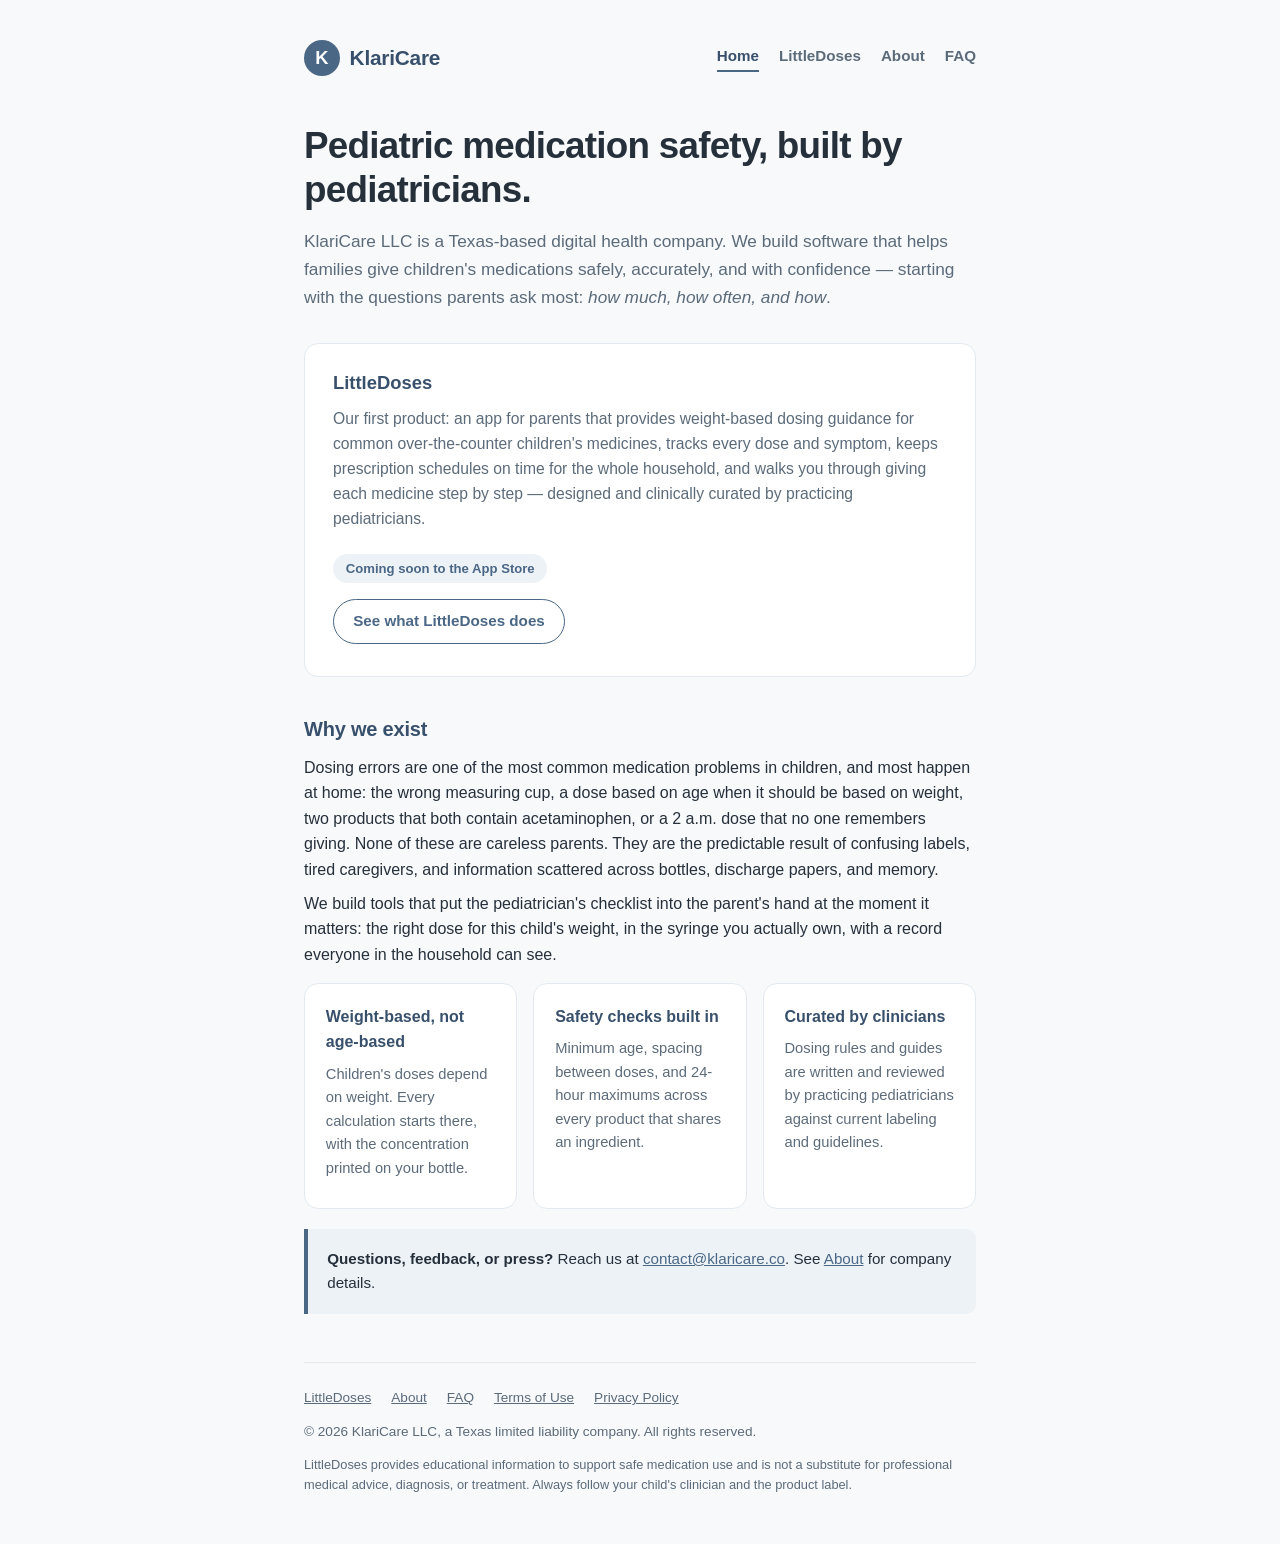
<file: index.html>
<!DOCTYPE html>
<html lang="en">
<head>
<meta charset="UTF-8">
<meta name="viewport" content="width=device-width, initial-scale=1.0">
<title>KlariCare — Pediatric Medication Safety</title>
<meta name="description" content="KlariCare LLC is a Texas digital health company building pediatric medication safety software. Our first product, LittleDoses, helps parents give children's medicine safely and accurately.">
<link rel="canonical" href="https://klaricare.co/">
<meta property="og:title" content="KlariCare — Pediatric Medication Safety">
<meta property="og:description" content="Pediatric medication safety software, built by pediatricians. Makers of LittleDoses.">
<meta property="og:url" content="https://klaricare.co/">
<meta property="og:type" content="website">
<link rel="icon" href="data:image/svg+xml,<svg xmlns=%22http://www.w3.org/2000/svg%22 viewBox=%220 0 100 100%22><text y=%22.9em%22 font-size=%2290%22>💧</text></svg>">
<link rel="stylesheet" href="/style.css">
<script type="application/ld+json">
{
  "@context": "https://schema.org",
  "@type": "Organization",
  "name": "KlariCare LLC",
  "legalName": "KlariCare LLC",
  "url": "https://klaricare.co",
  "email": "contact@klaricare.co",
  "address": { "@type": "PostalAddress", "addressRegion": "TX", "addressCountry": "US" },
  "founder": { "@type": "Person", "name": "Ahmad Qawasmi, MD", "jobTitle": "Founder, Board-Certified Pediatrician" },
  "description": "Pediatric medication safety software company. Maker of the LittleDoses app for parents."
}
</script>
</head>
<body>
<div class="wrap">
  <div class="top">
    <a class="mark" href="/"><div class="dot">K</div><div class="name">KlariCare</div></a>
    <nav class="main">
      <a href="/" aria-current="page">Home</a>
      <a href="/littledoses.html">LittleDoses</a>
      <a href="/about.html">About</a>
      <a href="/faq.html">FAQ</a>
    </nav>
  </div>

  <header>
    <h1>Pediatric medication safety, built by pediatricians.</h1>
    <p class="lede">
      KlariCare LLC is a Texas-based digital health company. We build software that
      helps families give children's medications safely, accurately, and with confidence —
      starting with the questions parents ask most: <em>how much, how often, and how</em>.
    </p>
  </header>

  <div class="card">
    <div class="app-name">LittleDoses</div>
    <p>
      Our first product: an app for parents that provides weight-based dosing guidance for
      common over-the-counter children's medicines, tracks every dose and symptom, keeps
      prescription schedules on time for the whole household, and walks you through giving
      each medicine step by step — designed and clinically curated by practicing pediatricians.
    </p>
    <span class="pill">Coming soon to the App Store</span>
    <p style="margin-top:1rem"><a class="btn ghost" href="/littledoses.html">See what LittleDoses does</a></p>
  </div>

  <h2>Why we exist</h2>
  <p>
    Dosing errors are one of the most common medication problems in children, and most
    happen at home: the wrong measuring cup, a dose based on age when it should be based
    on weight, two products that both contain acetaminophen, or a 2 a.m. dose that no one
    remembers giving. None of these are careless parents. They are the predictable result of
    confusing labels, tired caregivers, and information scattered across bottles, discharge
    papers, and memory.
  </p>
  <p>
    We build tools that put the pediatrician's checklist into the parent's hand at the moment
    it matters: the right dose for this child's weight, in the syringe you actually own, with
    a record everyone in the household can see.
  </p>

  <div class="grid">
    <div class="card"><h3>Weight-based, not age-based</h3><p>Children's doses depend on weight. Every calculation starts there, with the concentration printed on your bottle.</p></div>
    <div class="card"><h3>Safety checks built in</h3><p>Minimum age, spacing between doses, and 24-hour maximums across every product that shares an ingredient.</p></div>
    <div class="card"><h3>Curated by clinicians</h3><p>Dosing rules and guides are written and reviewed by practicing pediatricians against current labeling and guidelines.</p></div>
  </div>

  <div class="callout">
    <p><strong>Questions, feedback, or press?</strong> Reach us at <a href="mailto:contact@klaricare.co">contact@klaricare.co</a>. See <a href="/about.html">About</a> for company details.</p>
  </div>

  <footer>
    <div class="links">
      <a href="/littledoses.html">LittleDoses</a>
      <a href="/about.html">About</a>
      <a href="/faq.html">FAQ</a>
      <a href="/terms.html">Terms of Use</a>
      <a href="/privacy.html">Privacy Policy</a>
    </div>
    <div>© 2026 KlariCare LLC, a Texas limited liability company. All rights reserved.</div>
    <div class="disclaimer">
      LittleDoses provides educational information to support safe medication use
      and is not a substitute for professional medical advice, diagnosis, or treatment.
      Always follow your child's clinician and the product label.
    </div>
  </footer>
</div>
</body>
</html>
</file>
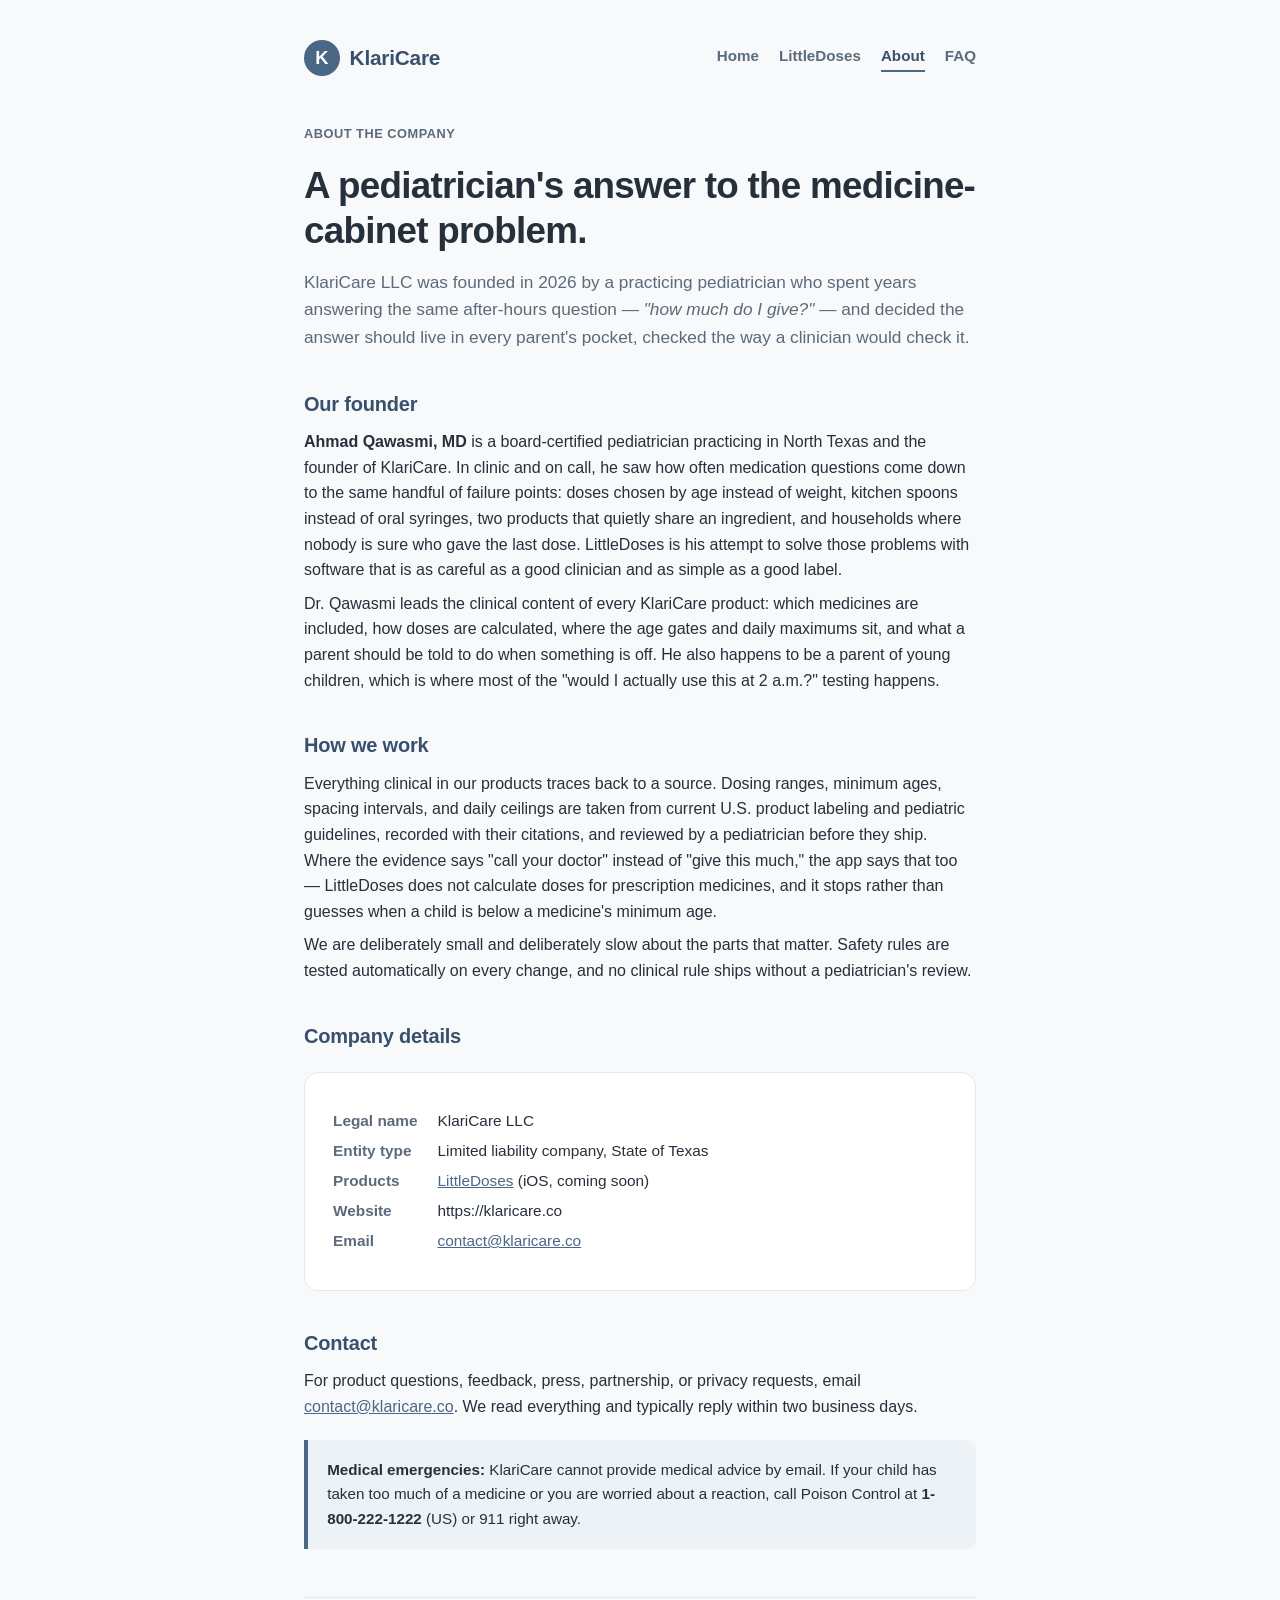
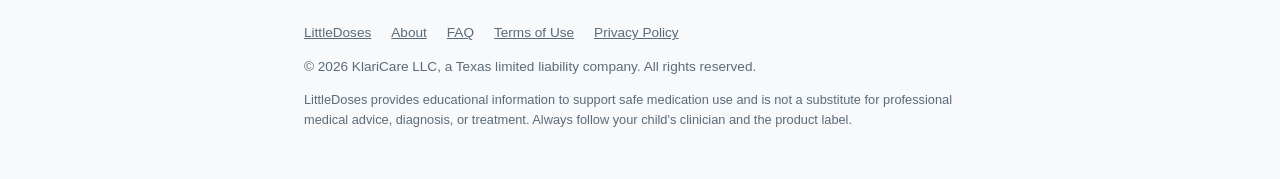
<file: about.html>
<!DOCTYPE html>
<html lang="en">
<head>
<meta charset="UTF-8">
<meta name="viewport" content="width=device-width, initial-scale=1.0">
<title>About KlariCare — Pediatrician-founded medication safety company</title>
<meta name="description" content="KlariCare LLC is a Texas digital health company founded by a practicing pediatrician to help parents give children's medications safely. Company details and contact.">
<link rel="canonical" href="https://klaricare.co/about.html">
<link rel="icon" href="data:image/svg+xml,<svg xmlns=%22http://www.w3.org/2000/svg%22 viewBox=%220 0 100 100%22><text y=%22.9em%22 font-size=%2290%22>💧</text></svg>">
<link rel="stylesheet" href="/style.css">
</head>
<body>
<div class="wrap">
  <div class="top">
    <a class="mark" href="/"><div class="dot">K</div><div class="name">KlariCare</div></a>
    <nav class="main">
      <a href="/">Home</a>
      <a href="/littledoses.html">LittleDoses</a>
      <a href="/about.html" aria-current="page">About</a>
      <a href="/faq.html">FAQ</a>
    </nav>
  </div>

  <header>
    <p class="meta">About the company</p>
    <h1>A pediatrician's answer to the medicine-cabinet problem.</h1>
    <p class="lede">
      KlariCare LLC was founded in 2026 by a practicing pediatrician who spent years
      answering the same after-hours question — <em>"how much do I give?"</em> — and
      decided the answer should live in every parent's pocket, checked the way a
      clinician would check it.
    </p>
  </header>

  <h2>Our founder</h2>
  <p>
    <strong>Ahmad Qawasmi, MD</strong> is a board-certified pediatrician practicing in North Texas
    and the founder of KlariCare. In clinic and on call, he saw how often medication questions come
    down to the same handful of failure points: doses chosen by age instead of weight,
    kitchen spoons instead of oral syringes, two products that quietly share an ingredient,
    and households where nobody is sure who gave the last dose. LittleDoses is his attempt
    to solve those problems with software that is as careful as a good clinician and as
    simple as a good label.
  </p>
  <p>
    Dr. Qawasmi leads the clinical content of every KlariCare product: which medicines are
    included, how doses are calculated, where the age gates and daily maximums sit, and what
    a parent should be told to do when something is off. He also happens to be a parent of
    young children, which is where most of the "would I actually use this at 2 a.m.?" testing
    happens.
  </p>

  <h2>How we work</h2>
  <p>
    Everything clinical in our products traces back to a source. Dosing ranges, minimum ages,
    spacing intervals, and daily ceilings are taken from current U.S. product labeling and
    pediatric guidelines, recorded with their citations, and reviewed by a pediatrician
    before they ship. Where the evidence says "call your doctor" instead of "give this much,"
    the app says that too — LittleDoses does not calculate doses for prescription medicines,
    and it stops rather than guesses when a child is below a medicine's minimum age.
  </p>
  <p>
    We are deliberately small and deliberately slow about the parts that matter. Safety rules
    are tested automatically on every change, and no clinical rule ships without a
    pediatrician's review.
  </p>

  <h2>Company details</h2>
  <div class="card">
    <dl class="facts">
      <dt>Legal name</dt><dd>KlariCare LLC</dd>
      <dt>Entity type</dt><dd>Limited liability company, State of Texas</dd>
      <dt>Products</dt><dd><a href="/littledoses.html">LittleDoses</a> (iOS, coming soon)</dd>
      <dt>Website</dt><dd>https://klaricare.co</dd>
      <dt>Email</dt><dd><a href="mailto:contact@klaricare.co">contact@klaricare.co</a></dd>
    </dl>
  </div>

  <h2>Contact</h2>
  <p>
    For product questions, feedback, press, partnership, or privacy requests, email
    <a href="mailto:contact@klaricare.co">contact@klaricare.co</a>. We read everything and
    typically reply within two business days.
  </p>
  <div class="callout">
    <p><strong>Medical emergencies:</strong> KlariCare cannot provide medical advice by email.
    If your child has taken too much of a medicine or you are worried about a reaction, call
    Poison Control at <strong>1-800-222-1222</strong> (US) or 911 right away.</p>
  </div>

  <footer>
    <div class="links">
      <a href="/littledoses.html">LittleDoses</a>
      <a href="/about.html">About</a>
      <a href="/faq.html">FAQ</a>
      <a href="/terms.html">Terms of Use</a>
      <a href="/privacy.html">Privacy Policy</a>
    </div>
    <div>© 2026 KlariCare LLC, a Texas limited liability company. All rights reserved.</div>
    <div class="disclaimer">
      LittleDoses provides educational information to support safe medication use
      and is not a substitute for professional medical advice, diagnosis, or treatment.
      Always follow your child's clinician and the product label.
    </div>
  </footer>
</div>
</body>
</html>
</file>
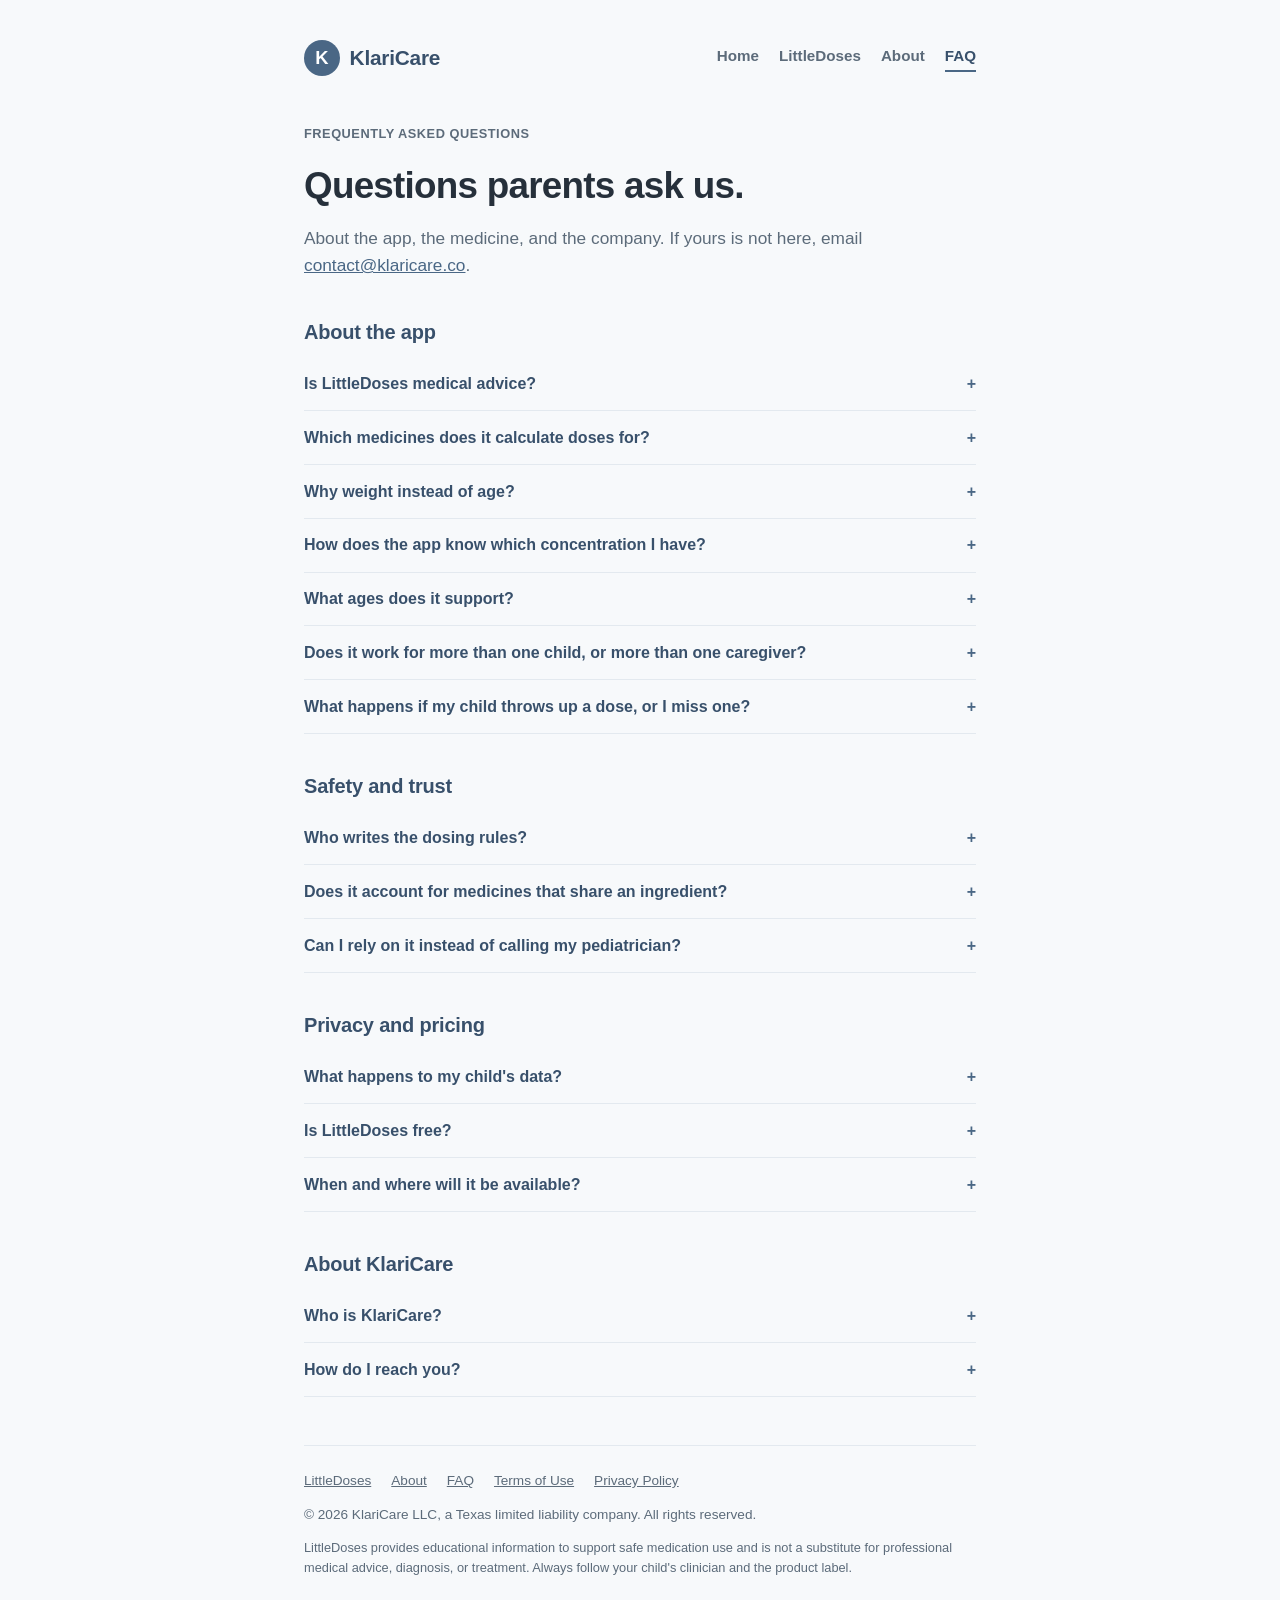
<file: faq.html>
<!DOCTYPE html>
<html lang="en">
<head>
<meta charset="UTF-8">
<meta name="viewport" content="width=device-width, initial-scale=1.0">
<title>FAQ — LittleDoses and KlariCare</title>
<meta name="description" content="Answers to common questions about LittleDoses: which medicines it covers, how doses are calculated, whether it is medical advice, ages supported, privacy, and pricing.">
<link rel="canonical" href="https://klaricare.co/faq.html">
<link rel="icon" href="data:image/svg+xml,<svg xmlns=%22http://www.w3.org/2000/svg%22 viewBox=%220 0 100 100%22><text y=%22.9em%22 font-size=%2290%22>💧</text></svg>">
<link rel="stylesheet" href="/style.css">
</head>
<body>
<div class="wrap">
  <div class="top">
    <a class="mark" href="/"><div class="dot">K</div><div class="name">KlariCare</div></a>
    <nav class="main">
      <a href="/">Home</a>
      <a href="/littledoses.html">LittleDoses</a>
      <a href="/about.html">About</a>
      <a href="/faq.html" aria-current="page">FAQ</a>
    </nav>
  </div>

  <header>
    <p class="meta">Frequently asked questions</p>
    <h1>Questions parents ask us.</h1>
    <p class="lede">About the app, the medicine, and the company. If yours is not here, email
      <a href="mailto:contact@klaricare.co">contact@klaricare.co</a>.</p>
  </header>

  <h2>About the app</h2>

  <details>
    <summary>Is LittleDoses medical advice?</summary>
    <p>No. LittleDoses is an educational tool that organizes the same information found on
    product labels and in pediatric dosing references, and applies it to your child's weight.
    It does not diagnose, prescribe, or replace your pediatrician. When the safe answer is
    "ask your doctor," the app tells you that instead of giving you a number.</p>
  </details>

  <details>
    <summary>Which medicines does it calculate doses for?</summary>
    <p>Common over-the-counter children's medicines: acetaminophen (Tylenol and generics) and
    ibuprofen (Motrin, Advil and generics) in every common liquid, chewable, and tablet form,
    plus common children's allergy, cough, and cold products, each with the age limits that
    apply. It does not calculate doses for prescription medicines — for those, it keeps the
    prescribed dose on schedule and tracks what was given.</p>
  </details>

  <details>
    <summary>Why weight instead of age?</summary>
    <p>Children's doses are based on weight because a small two-year-old and a large two-year-old
    can need meaningfully different amounts. Age-based charts on packaging are a compromise for
    people who do not know the child's weight. If you do, weight is more accurate, and it is
    what a pediatrician uses.</p>
  </details>

  <details>
    <summary>How does the app know which concentration I have?</summary>
    <p>It asks. Children's liquid medicines come in more than one strength, and the same volume
    of a different strength is a different dose. You pick the concentration printed on your
    bottle (for example, 160 mg per 5 mL), and the app calculates from that. It also warns if
    the amount you enter does not look right for that product.</p>
  </details>

  <details>
    <summary>What ages does it support?</summary>
    <p>Birth through the teen years. Many medicines have minimum ages — ibuprofen is not for
    infants under 6 months, and most cough and cold products are not recommended for young
    children — and the app enforces those limits rather than leaving them to memory. Fever
    in a baby under 3 months always warrants a call to your pediatrician.</p>
  </details>

  <details>
    <summary>Does it work for more than one child, or more than one caregiver?</summary>
    <p>Yes. You can keep a profile for each child, and share the household with other
    caregivers so everyone sees the same dose log and schedule on their own phone.</p>
  </details>

  <details>
    <summary>What happens if my child throws up a dose, or I miss one?</summary>
    <p>LittleDoses gives medicine-specific, plain-language guidance for both situations — when
    it is reasonable to repeat a dose, when to skip it, and when to call. The rules are written
    by pediatricians and depend on the medicine and how long ago it was given.</p>
  </details>

  <h2>Safety and trust</h2>

  <details>
    <summary>Who writes the dosing rules?</summary>
    <p>Practicing pediatricians. Every dosing range, minimum age, spacing interval, and daily
    maximum is sourced to current U.S. product labeling and pediatric guidelines, recorded
    with its citation, and reviewed before release. The safety logic is also tested
    automatically every time the app changes.</p>
  </details>

  <details>
    <summary>Does it account for medicines that share an ingredient?</summary>
    <p>Yes. This is one of the most common causes of accidental overdose at home: a combination
    cold medicine plus plain acetaminophen, for example. LittleDoses tracks the 24-hour total by
    ingredient, so a dose from any product counts toward the same ceiling.</p>
  </details>

  <details>
    <summary>Can I rely on it instead of calling my pediatrician?</summary>
    <p>Use it for the routine questions it is designed for — how much, how often, how to give
    it, and what was already given. Call your pediatrician for anything about diagnosis, a
    child who seems very ill, a possible dosing error, a reaction, or any situation where you
    are unsure. If you think your child has taken too much of a medicine, call Poison Control
    at 1-800-222-1222 or 911.</p>
  </details>

  <h2>Privacy and pricing</h2>

  <details>
    <summary>What happens to my child's data?</summary>
    <p>Your child's profile, weights, and dose log are stored so they can sync across your
    household's devices. We do not sell personal data, and you can delete your account and its
    data from within the app. The full details are in our
    <a href="/privacy.html">Privacy Policy</a>.</p>
  </details>

  <details>
    <summary>Is LittleDoses free?</summary>
    <p>The core safety features — dose calculation with its checks, and logging — are free.
    Some convenience features will be offered as an optional subscription. Nothing that
    keeps a child safe will ever sit behind a paywall.</p>
  </details>

  <details>
    <summary>When and where will it be available?</summary>
    <p>LittleDoses is in final pre-launch review and will launch on the App Store for iPhone.
    Email <a href="mailto:contact@klaricare.co">contact@klaricare.co</a> to be notified.</p>
  </details>

  <h2>About KlariCare</h2>

  <details>
    <summary>Who is KlariCare?</summary>
    <p>KlariCare LLC is a Texas limited liability company founded in 2026 by Ahmad Qawasmi, MD,
    a board-certified pediatrician. We build pediatric medication safety software; LittleDoses is our
    first product. More on the <a href="/about.html">About page</a>.</p>
  </details>

  <details>
    <summary>How do I reach you?</summary>
    <p>Email <a href="mailto:contact@klaricare.co">contact@klaricare.co</a>. We typically reply
    within two business days. We cannot give medical advice by email.</p>
  </details>

  <footer>
    <div class="links">
      <a href="/littledoses.html">LittleDoses</a>
      <a href="/about.html">About</a>
      <a href="/faq.html">FAQ</a>
      <a href="/terms.html">Terms of Use</a>
      <a href="/privacy.html">Privacy Policy</a>
    </div>
    <div>© 2026 KlariCare LLC, a Texas limited liability company. All rights reserved.</div>
    <div class="disclaimer">
      LittleDoses provides educational information to support safe medication use
      and is not a substitute for professional medical advice, diagnosis, or treatment.
      Always follow your child's clinician and the product label.
    </div>
  </footer>
</div>
</body>
</html>
</file>
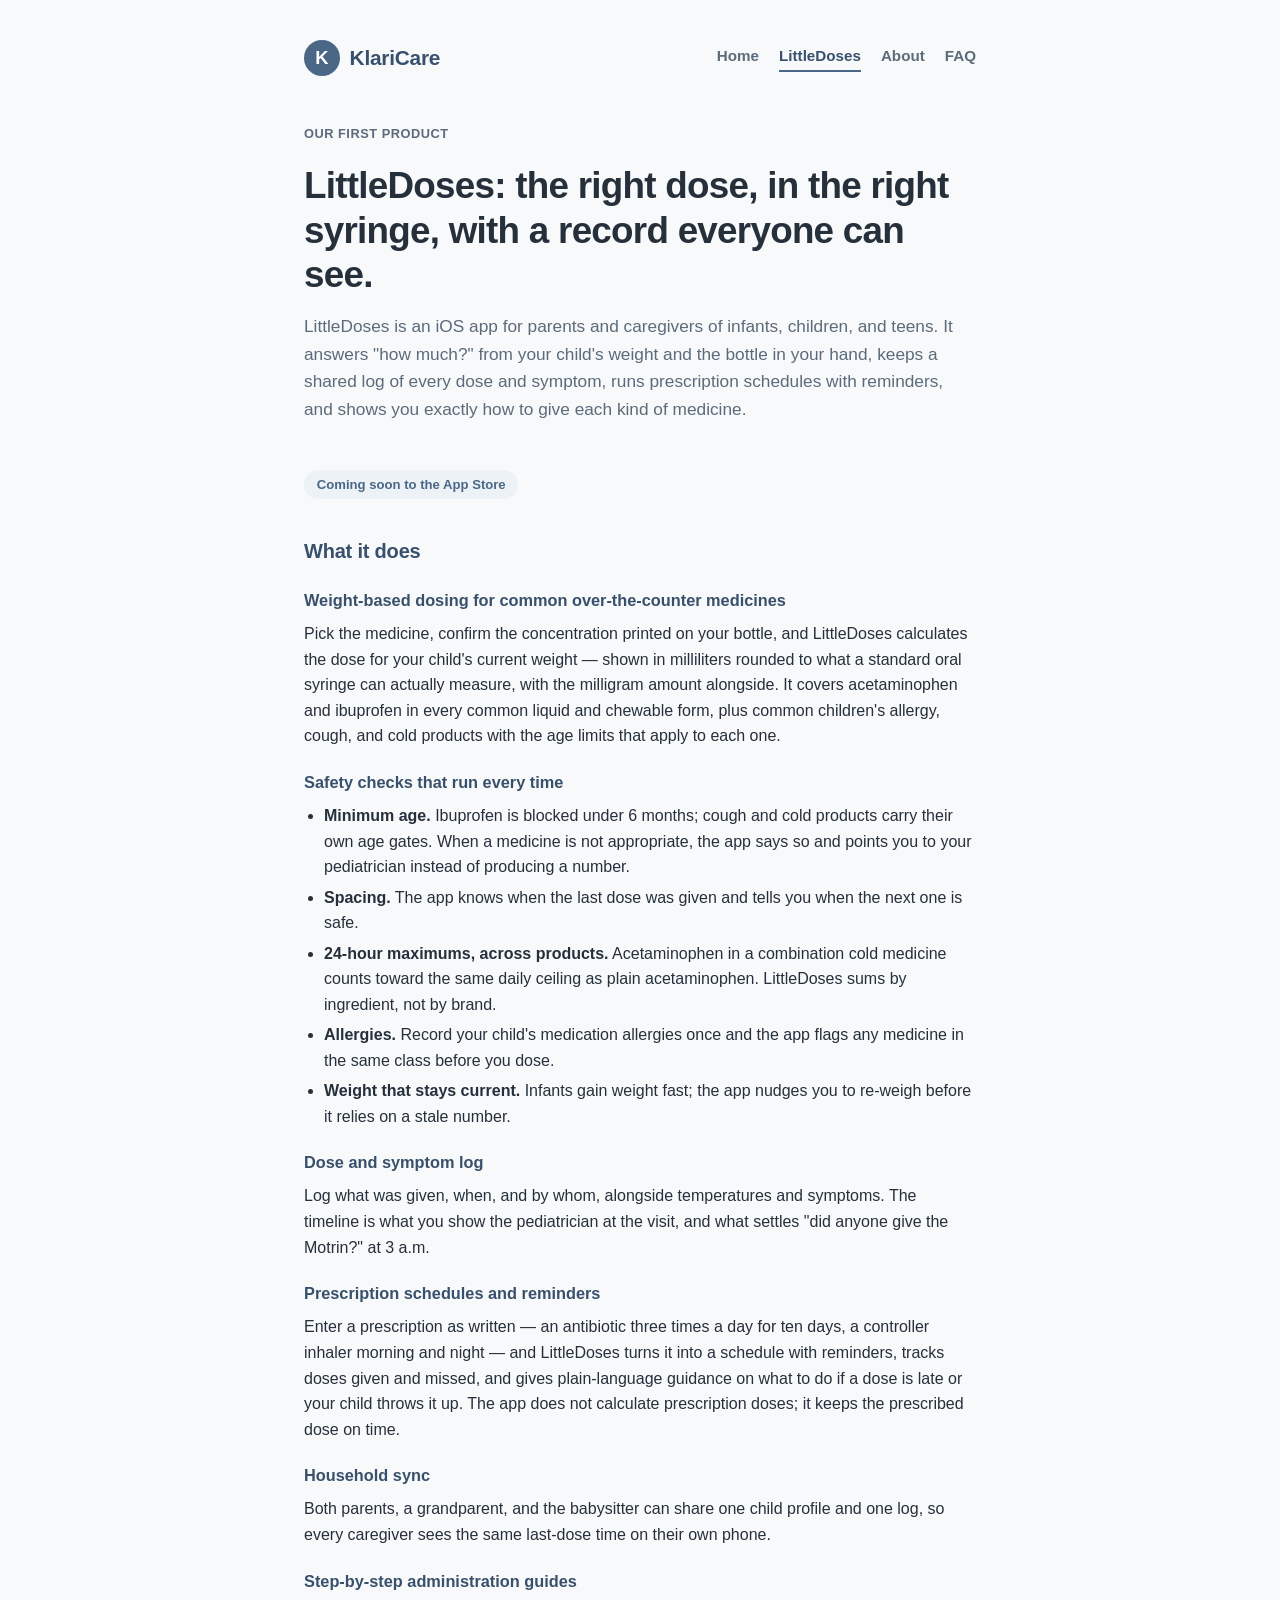
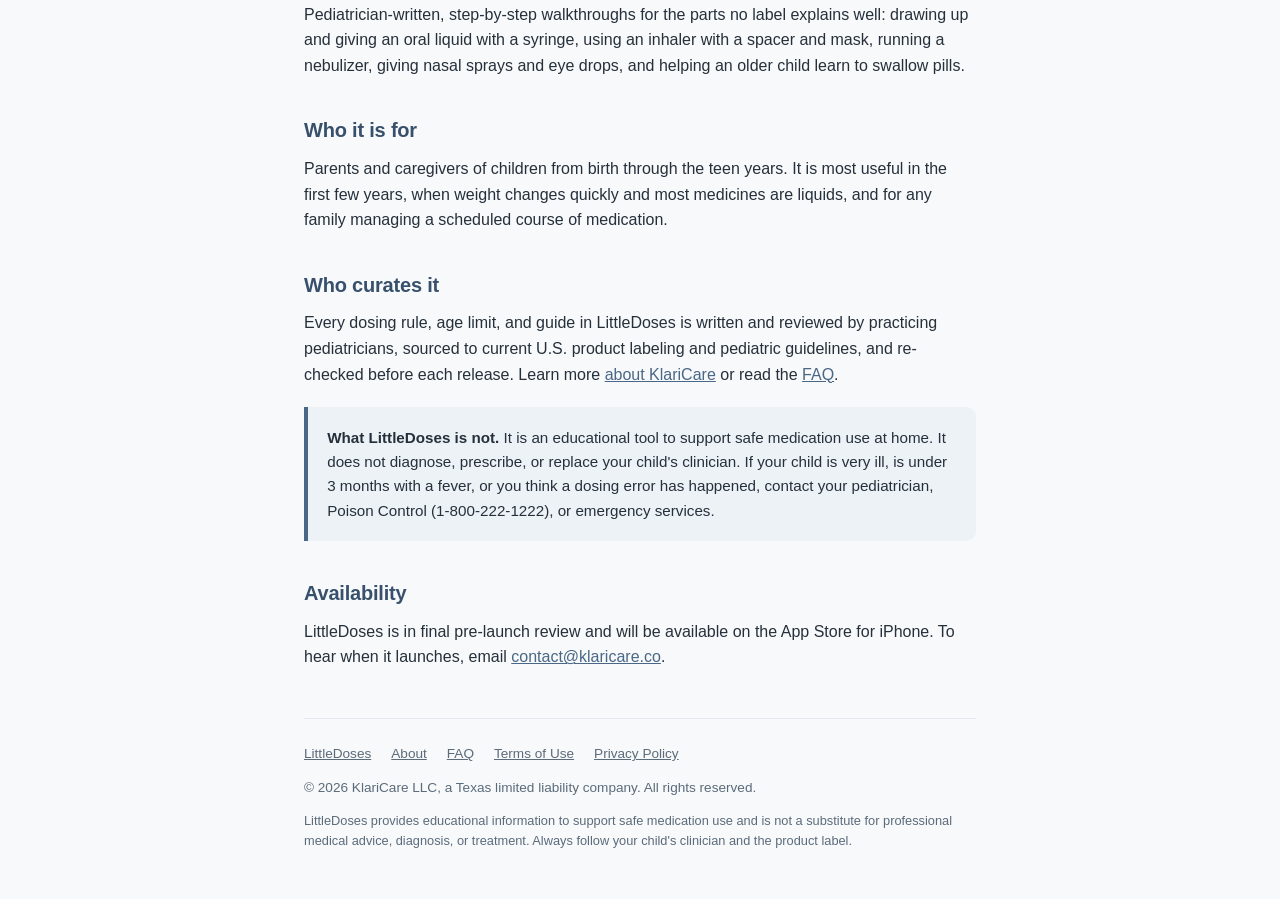
<file: littledoses.html>
<!DOCTYPE html>
<html lang="en">
<head>
<meta charset="UTF-8">
<meta name="viewport" content="width=device-width, initial-scale=1.0">
<title>LittleDoses — Weight-based children's medicine dosing and tracking app</title>
<meta name="description" content="LittleDoses helps parents give children's medicine safely: weight-based dosing for common OTC medicines, dose and symptom tracking, prescription schedules, household sync, and step-by-step administration guides. By KlariCare, built by pediatricians.">
<link rel="canonical" href="https://klaricare.co/littledoses.html">
<link rel="icon" href="data:image/svg+xml,<svg xmlns=%22http://www.w3.org/2000/svg%22 viewBox=%220 0 100 100%22><text y=%22.9em%22 font-size=%2290%22>💧</text></svg>">
<link rel="stylesheet" href="/style.css">
<script type="application/ld+json">
{
  "@context": "https://schema.org",
  "@type": "SoftwareApplication",
  "name": "LittleDoses",
  "applicationCategory": "HealthApplication",
  "operatingSystem": "iOS",
  "description": "Weight-based children's medicine dosing guidance, dose and symptom tracking, prescription schedules, and administration guides for parents.",
  "author": { "@type": "Organization", "name": "KlariCare LLC", "url": "https://klaricare.co" }
}
</script>
</head>
<body>
<div class="wrap">
  <div class="top">
    <a class="mark" href="/"><div class="dot">K</div><div class="name">KlariCare</div></a>
    <nav class="main">
      <a href="/">Home</a>
      <a href="/littledoses.html" aria-current="page">LittleDoses</a>
      <a href="/about.html">About</a>
      <a href="/faq.html">FAQ</a>
    </nav>
  </div>

  <header>
    <p class="meta">Our first product</p>
    <h1>LittleDoses: the right dose, in the right syringe, with a record everyone can see.</h1>
    <p class="lede">
      LittleDoses is an iOS app for parents and caregivers of infants, children, and teens.
      It answers "how much?" from your child's weight and the bottle in your hand, keeps a shared
      log of every dose and symptom, runs prescription schedules with reminders, and shows you
      exactly how to give each kind of medicine.
    </p>
    <span class="pill">Coming soon to the App Store</span>
  </header>

  <h2>What it does</h2>

  <h3>Weight-based dosing for common over-the-counter medicines</h3>
  <p>
    Pick the medicine, confirm the concentration printed on your bottle, and LittleDoses
    calculates the dose for your child's current weight — shown in milliliters rounded to what
    a standard oral syringe can actually measure, with the milligram amount alongside. It covers
    acetaminophen and ibuprofen in every common liquid and chewable form, plus common
    children's allergy, cough, and cold products with the age limits that apply to each one.
  </p>

  <h3>Safety checks that run every time</h3>
  <ul>
    <li><strong>Minimum age.</strong> Ibuprofen is blocked under 6 months; cough and cold products carry their own age gates. When a medicine is not appropriate, the app says so and points you to your pediatrician instead of producing a number.</li>
    <li><strong>Spacing.</strong> The app knows when the last dose was given and tells you when the next one is safe.</li>
    <li><strong>24-hour maximums, across products.</strong> Acetaminophen in a combination cold medicine counts toward the same daily ceiling as plain acetaminophen. LittleDoses sums by ingredient, not by brand.</li>
    <li><strong>Allergies.</strong> Record your child's medication allergies once and the app flags any medicine in the same class before you dose.</li>
    <li><strong>Weight that stays current.</strong> Infants gain weight fast; the app nudges you to re-weigh before it relies on a stale number.</li>
  </ul>

  <h3>Dose and symptom log</h3>
  <p>
    Log what was given, when, and by whom, alongside temperatures and symptoms. The timeline
    is what you show the pediatrician at the visit, and what settles "did anyone give the
    Motrin?" at 3 a.m.
  </p>

  <h3>Prescription schedules and reminders</h3>
  <p>
    Enter a prescription as written — an antibiotic three times a day for ten days, a
    controller inhaler morning and night — and LittleDoses turns it into a schedule with
    reminders, tracks doses given and missed, and gives plain-language guidance on what to do
    if a dose is late or your child throws it up. The app does not calculate prescription
    doses; it keeps the prescribed dose on time.
  </p>

  <h3>Household sync</h3>
  <p>
    Both parents, a grandparent, and the babysitter can share one child profile and one log,
    so every caregiver sees the same last-dose time on their own phone.
  </p>

  <h3>Step-by-step administration guides</h3>
  <p>
    Pediatrician-written, step-by-step walkthroughs for the parts no label explains well:
    drawing up and giving an oral liquid with a syringe, using an inhaler with a spacer
    and mask, running a nebulizer, giving nasal sprays and eye drops, and helping an older
    child learn to swallow pills.
  </p>

  <h2>Who it is for</h2>
  <p>
    Parents and caregivers of children from birth through the teen years. It is most useful
    in the first few years, when weight changes quickly and most medicines are liquids, and
    for any family managing a scheduled course of medication.
  </p>

  <h2>Who curates it</h2>
  <p>
    Every dosing rule, age limit, and guide in LittleDoses is written and reviewed by
    practicing pediatricians, sourced to current U.S. product labeling and pediatric
    guidelines, and re-checked before each release. Learn more <a href="/about.html">about
    KlariCare</a> or read the <a href="/faq.html">FAQ</a>.
  </p>

  <div class="callout">
    <p><strong>What LittleDoses is not.</strong> It is an educational tool to support safe
    medication use at home. It does not diagnose, prescribe, or replace your child's
    clinician. If your child is very ill, is under 3 months with a fever, or you think a
    dosing error has happened, contact your pediatrician, Poison Control
    (1-800-222-1222), or emergency services.</p>
  </div>

  <h2>Availability</h2>
  <p>
    LittleDoses is in final pre-launch review and will be available on the App Store for
    iPhone. To hear when it launches, email <a href="mailto:contact@klaricare.co">contact@klaricare.co</a>.
  </p>

  <footer>
    <div class="links">
      <a href="/littledoses.html">LittleDoses</a>
      <a href="/about.html">About</a>
      <a href="/faq.html">FAQ</a>
      <a href="/terms.html">Terms of Use</a>
      <a href="/privacy.html">Privacy Policy</a>
    </div>
    <div>© 2026 KlariCare LLC, a Texas limited liability company. All rights reserved.</div>
    <div class="disclaimer">
      LittleDoses provides educational information to support safe medication use
      and is not a substitute for professional medical advice, diagnosis, or treatment.
      Always follow your child's clinician and the product label.
    </div>
  </footer>
</div>
</body>
</html>
</file>
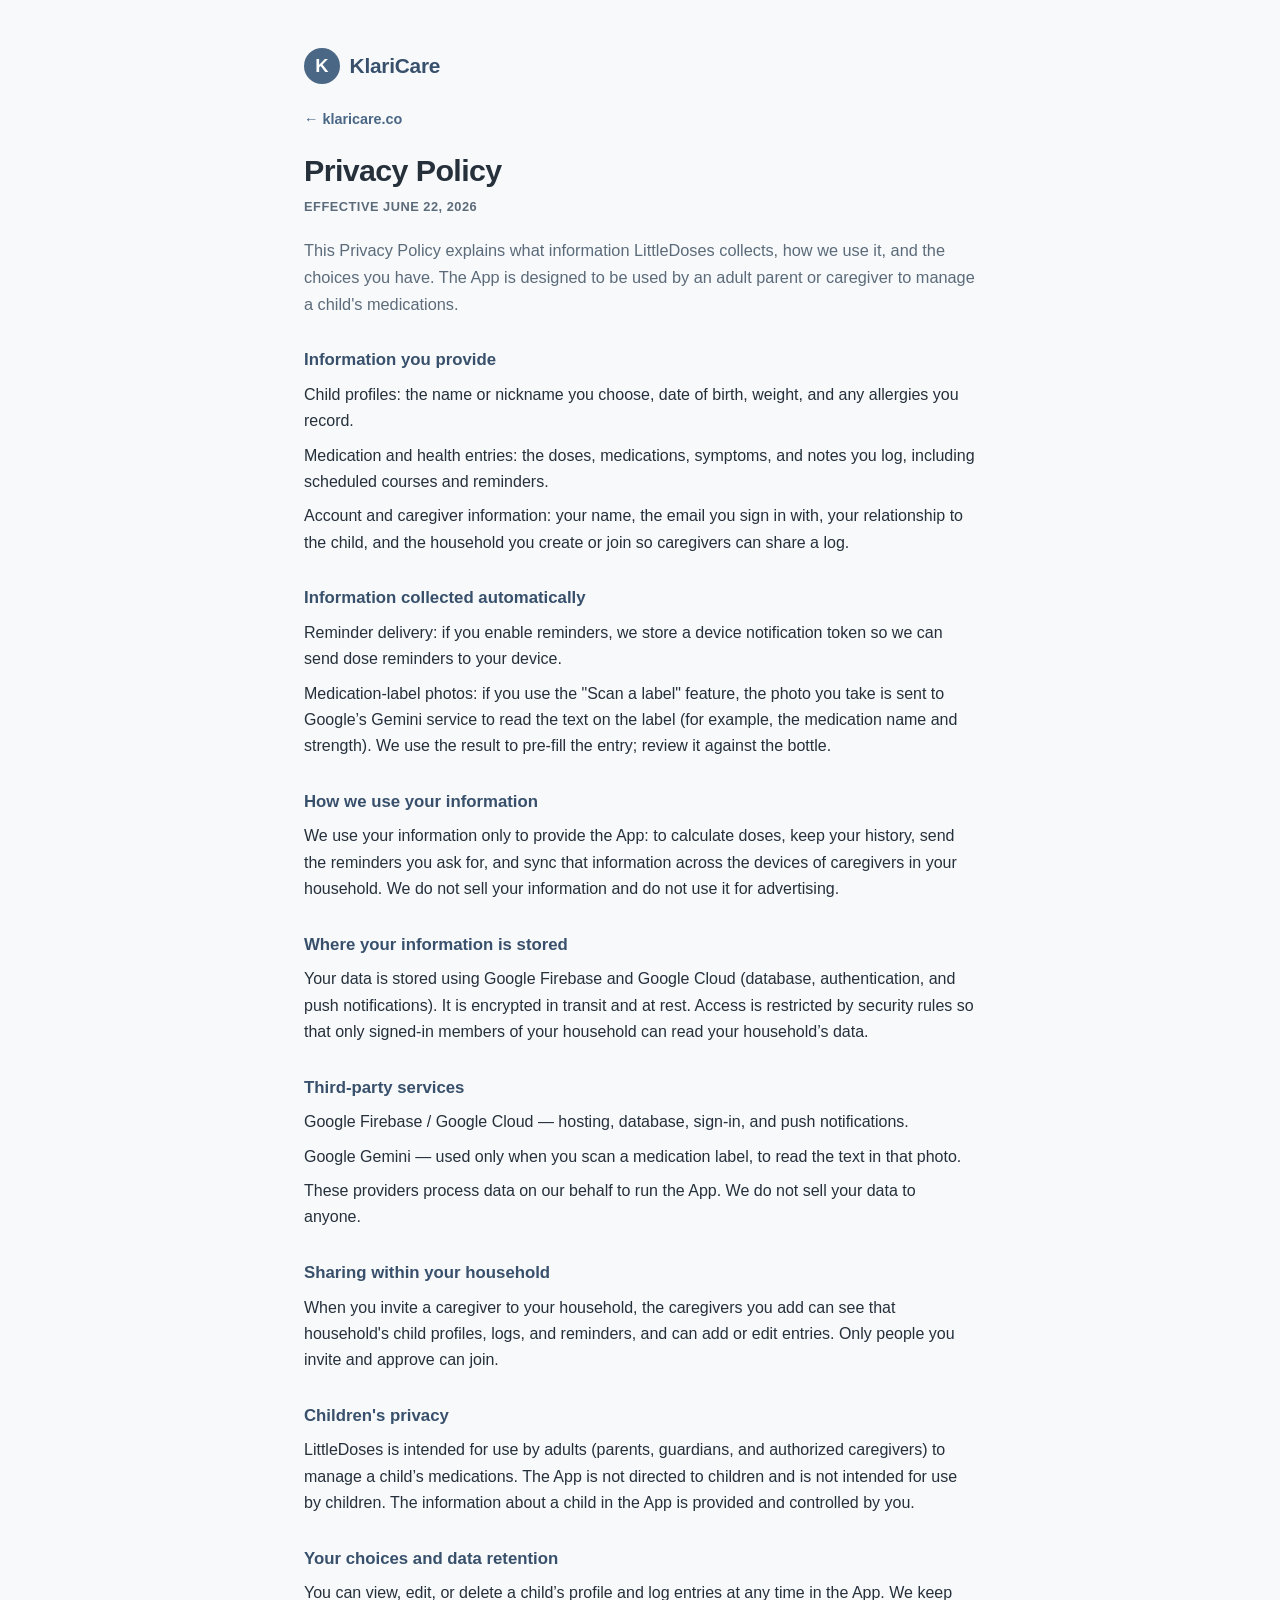
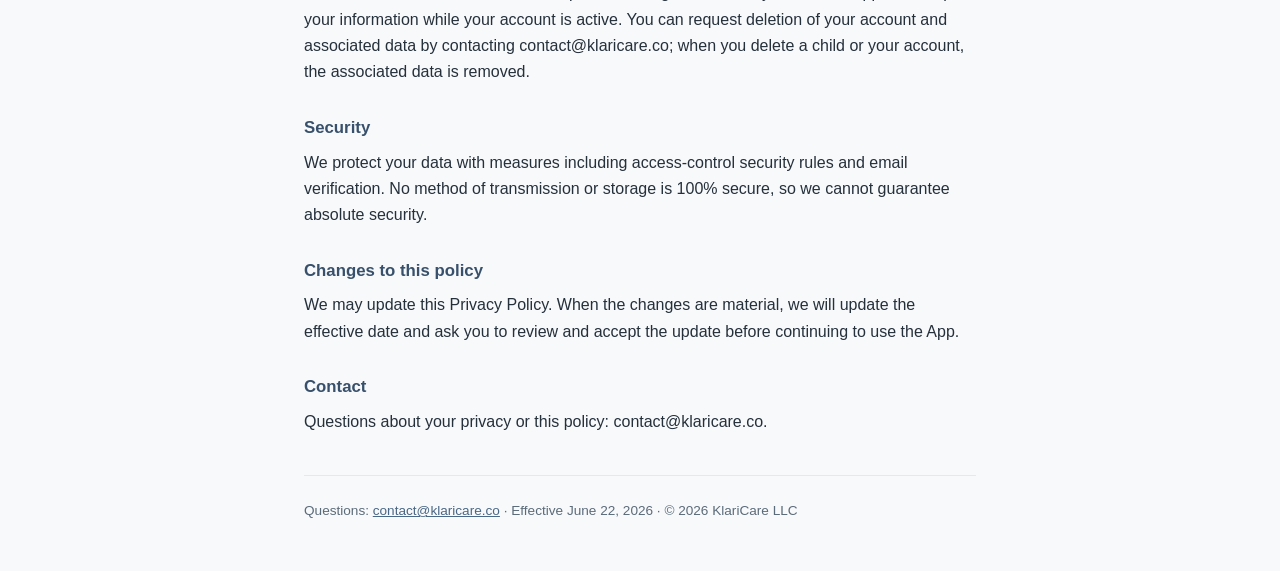
<file: privacy.html>
<!DOCTYPE html>
<html lang="en">
<head>
<meta charset="UTF-8">
<meta name="viewport" content="width=device-width, initial-scale=1.0">
<title>Privacy Policy — LittleDoses | KlariCare</title>
<meta name="description" content="Privacy Policy for LittleDoses, the pediatric medication dosing and tracking app by KlariCare LLC.">
<link rel="icon" href="data:image/svg+xml,<svg xmlns=%22http://www.w3.org/2000/svg%22 viewBox=%220 0 100 100%22><text y=%22.9em%22 font-size=%2290%22>💧</text></svg>">
<style>
  :root {
    --brand: #4a6785;
    --brand-deep: #38506b;
    --ink: #26303b;
    --ink-soft: #5c6b7a;
    --bg: #f7f9fb;
    --card: #ffffff;
    --line: #e3e9ef;
  }
  * { margin: 0; padding: 0; box-sizing: border-box; }
  body {
    font-family: -apple-system, BlinkMacSystemFont, "Segoe UI", Roboto, Helvetica, Arial, sans-serif;
    background: var(--bg);
    color: var(--ink);
    line-height: 1.65;
    -webkit-font-smoothing: antialiased;
  }
  .wrap { max-width: 720px; margin: 0 auto; padding: 3rem 1.5rem 3rem; }
  header .mark { display: inline-flex; align-items: center; gap: 0.6rem; margin-bottom: 1.5rem; text-decoration: none; }
  header .mark .dot {
    width: 2.25rem; height: 2.25rem; border-radius: 50%;
    background: var(--brand); color: #fff;
    display: flex; align-items: center; justify-content: center;
    font-weight: 700; font-size: 1.15rem;
  }
  header .mark .name { font-size: 1.3rem; font-weight: 700; letter-spacing: -0.01em; color: var(--brand-deep); }
  nav.back { margin-bottom: 1.25rem; font-size: 0.9rem; }
  nav.back a { color: var(--brand); font-weight: 600; text-decoration: none; }
  nav.back a:hover { text-decoration: underline; }
  h1 { font-size: clamp(1.5rem, 5vw, 1.9rem); line-height: 1.2; letter-spacing: -0.02em; margin-bottom: 0.25rem; }
  .meta { color: var(--ink-soft); font-size: 0.8rem; text-transform: uppercase; letter-spacing: 0.04em; font-weight: 700; margin-bottom: 1.25rem; }
  .intro { font-size: 1.02rem; color: var(--ink-soft); }
  h2 { font-size: 1.05rem; margin: 1.75rem 0 0.4rem; color: var(--brand-deep); }
  p { margin: 0.5rem 0; }
  a { color: var(--brand); }
  footer { margin-top: 2.5rem; border-top: 1px solid var(--line); padding-top: 1.5rem; font-size: 0.85rem; color: var(--ink-soft); }
</style>
</head>
<body>
<div class="wrap">
  <header>
    <a class="mark" href="/">
      <div class="dot">K</div>
      <div class="name">KlariCare</div>
    </a>
  </header>
  <nav class="back"><a href="/">&larr; klaricare.co</a></nav>
  <h1>Privacy Policy</h1>
  <p class="meta">Effective June 22, 2026</p>
  <p class="intro">This Privacy Policy explains what information LittleDoses collects, how we use it, and the choices you have. The App is designed to be used by an adult parent or caregiver to manage a child's medications.</p>
<section><h2>Information you provide</h2><p>Child profiles: the name or nickname you choose, date of birth, weight, and any allergies you record.</p><p>Medication and health entries: the doses, medications, symptoms, and notes you log, including scheduled courses and reminders.</p><p>Account and caregiver information: your name, the email you sign in with, your relationship to the child, and the household you create or join so caregivers can share a log.</p></section>
<section><h2>Information collected automatically</h2><p>Reminder delivery: if you enable reminders, we store a device notification token so we can send dose reminders to your device.</p><p>Medication-label photos: if you use the "Scan a label" feature, the photo you take is sent to Google’s Gemini service to read the text on the label (for example, the medication name and strength). We use the result to pre-fill the entry; review it against the bottle.</p></section>
<section><h2>How we use your information</h2><p>We use your information only to provide the App: to calculate doses, keep your history, send the reminders you ask for, and sync that information across the devices of caregivers in your household. We do not sell your information and do not use it for advertising.</p></section>
<section><h2>Where your information is stored</h2><p>Your data is stored using Google Firebase and Google Cloud (database, authentication, and push notifications). It is encrypted in transit and at rest. Access is restricted by security rules so that only signed-in members of your household can read your household’s data.</p></section>
<section><h2>Third-party services</h2><p>Google Firebase / Google Cloud — hosting, database, sign-in, and push notifications.</p><p>Google Gemini — used only when you scan a medication label, to read the text in that photo.</p><p>These providers process data on our behalf to run the App. We do not sell your data to anyone.</p></section>
<section><h2>Sharing within your household</h2><p>When you invite a caregiver to your household, the caregivers you add can see that household's child profiles, logs, and reminders, and can add or edit entries. Only people you invite and approve can join.</p></section>
<section><h2>Children's privacy</h2><p>LittleDoses is intended for use by adults (parents, guardians, and authorized caregivers) to manage a child’s medications. The App is not directed to children and is not intended for use by children. The information about a child in the App is provided and controlled by you.</p></section>
<section><h2>Your choices and data retention</h2><p>You can view, edit, or delete a child’s profile and log entries at any time in the App. We keep your information while your account is active. You can request deletion of your account and associated data by contacting contact@klaricare.co; when you delete a child or your account, the associated data is removed.</p></section>
<section><h2>Security</h2><p>We protect your data with measures including access-control security rules and email verification. No method of transmission or storage is 100% secure, so we cannot guarantee absolute security.</p></section>
<section><h2>Changes to this policy</h2><p>We may update this Privacy Policy. When the changes are material, we will update the effective date and ask you to review and accept the update before continuing to use the App.</p></section>
<section><h2>Contact</h2><p>Questions about your privacy or this policy: contact@klaricare.co.</p></section>
  <footer>Questions: <a href="mailto:contact@klaricare.co">contact@klaricare.co</a> &middot; Effective June 22, 2026 &middot; &copy; 2026 KlariCare LLC</footer>
</div>
</body>
</html>
</file>
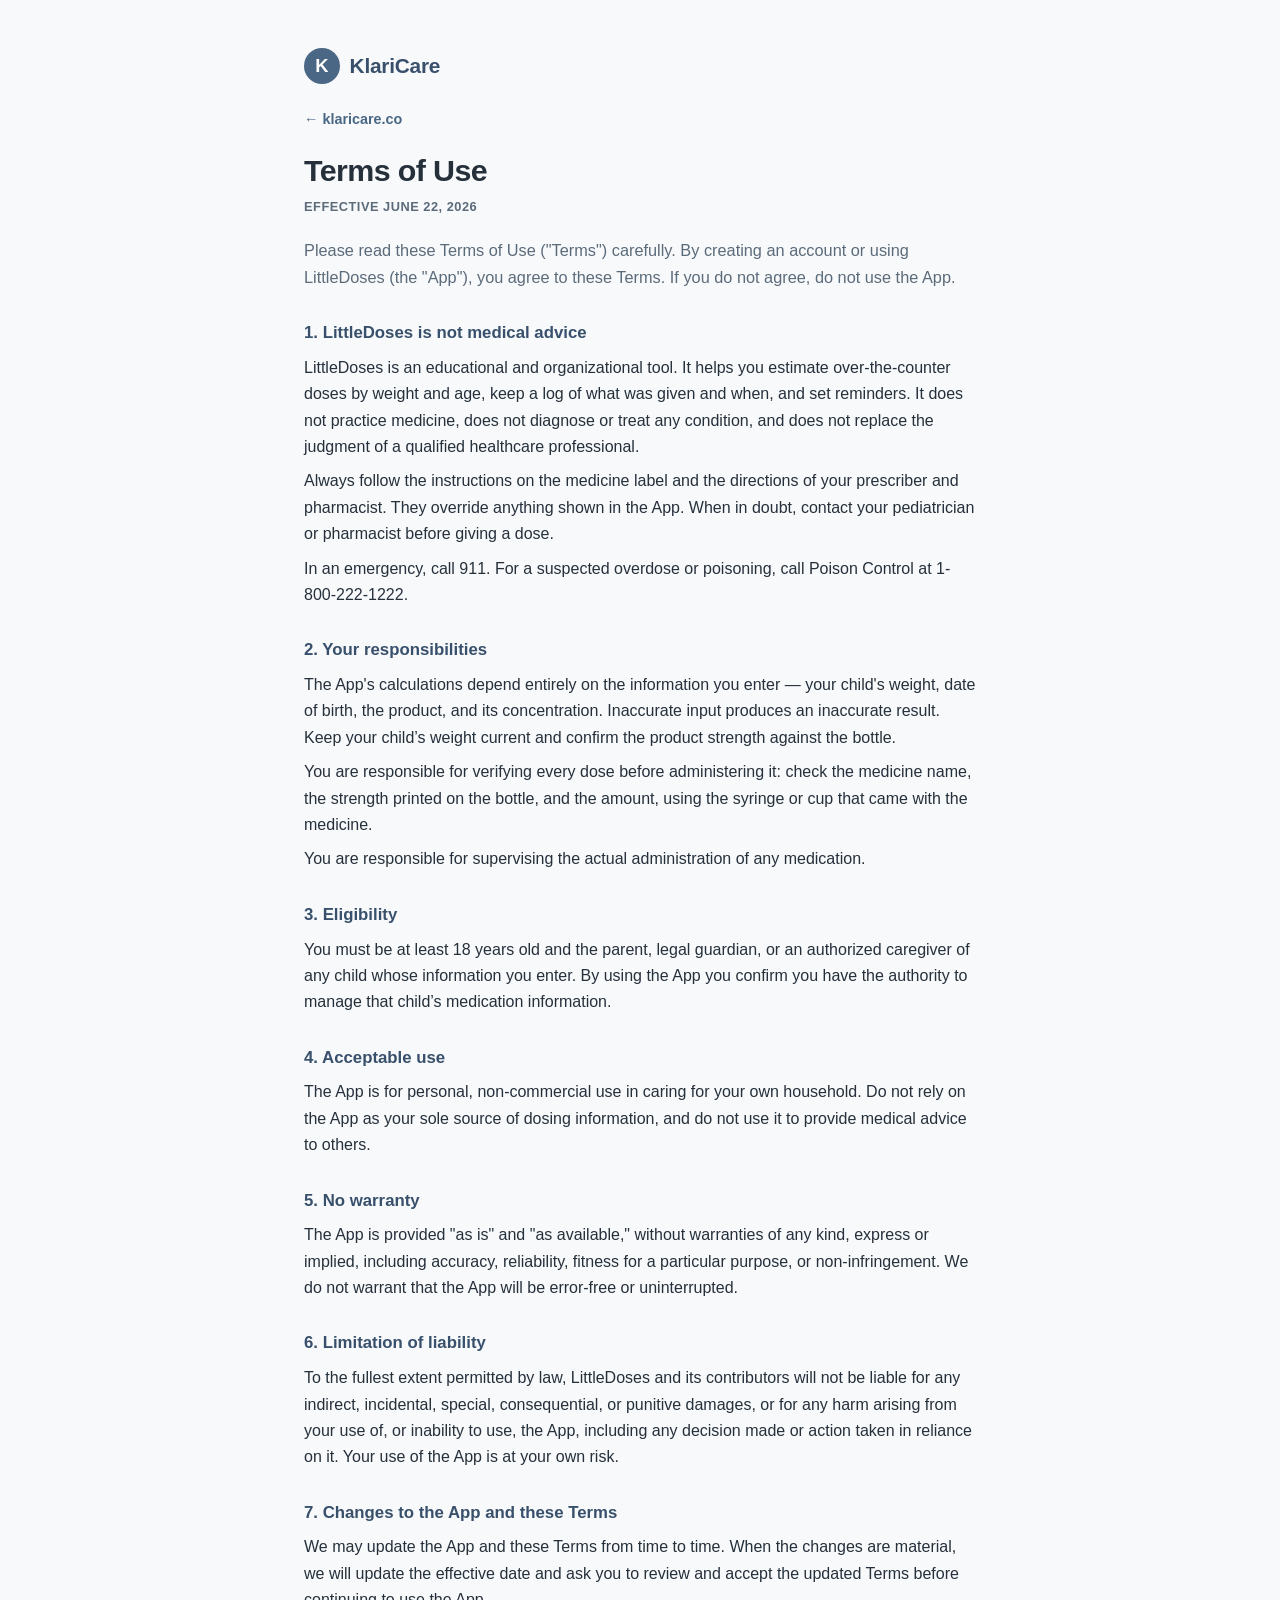
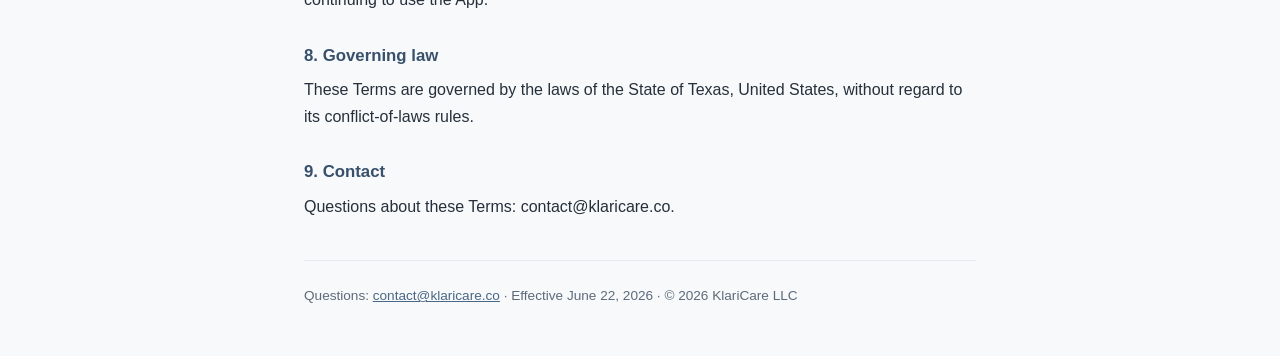
<file: terms.html>
<!DOCTYPE html>
<html lang="en">
<head>
<meta charset="UTF-8">
<meta name="viewport" content="width=device-width, initial-scale=1.0">
<title>Terms of Use — LittleDoses | KlariCare</title>
<meta name="description" content="Terms of Use for LittleDoses, the pediatric medication dosing and tracking app by KlariCare LLC.">
<link rel="icon" href="data:image/svg+xml,<svg xmlns=%22http://www.w3.org/2000/svg%22 viewBox=%220 0 100 100%22><text y=%22.9em%22 font-size=%2290%22>💧</text></svg>">
<style>
  :root {
    --brand: #4a6785;
    --brand-deep: #38506b;
    --ink: #26303b;
    --ink-soft: #5c6b7a;
    --bg: #f7f9fb;
    --card: #ffffff;
    --line: #e3e9ef;
  }
  * { margin: 0; padding: 0; box-sizing: border-box; }
  body {
    font-family: -apple-system, BlinkMacSystemFont, "Segoe UI", Roboto, Helvetica, Arial, sans-serif;
    background: var(--bg);
    color: var(--ink);
    line-height: 1.65;
    -webkit-font-smoothing: antialiased;
  }
  .wrap { max-width: 720px; margin: 0 auto; padding: 3rem 1.5rem 3rem; }
  header .mark { display: inline-flex; align-items: center; gap: 0.6rem; margin-bottom: 1.5rem; text-decoration: none; }
  header .mark .dot {
    width: 2.25rem; height: 2.25rem; border-radius: 50%;
    background: var(--brand); color: #fff;
    display: flex; align-items: center; justify-content: center;
    font-weight: 700; font-size: 1.15rem;
  }
  header .mark .name { font-size: 1.3rem; font-weight: 700; letter-spacing: -0.01em; color: var(--brand-deep); }
  nav.back { margin-bottom: 1.25rem; font-size: 0.9rem; }
  nav.back a { color: var(--brand); font-weight: 600; text-decoration: none; }
  nav.back a:hover { text-decoration: underline; }
  h1 { font-size: clamp(1.5rem, 5vw, 1.9rem); line-height: 1.2; letter-spacing: -0.02em; margin-bottom: 0.25rem; }
  .meta { color: var(--ink-soft); font-size: 0.8rem; text-transform: uppercase; letter-spacing: 0.04em; font-weight: 700; margin-bottom: 1.25rem; }
  .intro { font-size: 1.02rem; color: var(--ink-soft); }
  h2 { font-size: 1.05rem; margin: 1.75rem 0 0.4rem; color: var(--brand-deep); }
  p { margin: 0.5rem 0; }
  a { color: var(--brand); }
  footer { margin-top: 2.5rem; border-top: 1px solid var(--line); padding-top: 1.5rem; font-size: 0.85rem; color: var(--ink-soft); }
</style>
</head>
<body>
<div class="wrap">
  <header>
    <a class="mark" href="/">
      <div class="dot">K</div>
      <div class="name">KlariCare</div>
    </a>
  </header>
  <nav class="back"><a href="/">&larr; klaricare.co</a></nav>
  <h1>Terms of Use</h1>
  <p class="meta">Effective June 22, 2026</p>
  <p class="intro">Please read these Terms of Use ("Terms") carefully. By creating an account or using LittleDoses (the "App"), you agree to these Terms. If you do not agree, do not use the App.</p>
<section><h2>1. LittleDoses is not medical advice</h2><p>LittleDoses is an educational and organizational tool. It helps you estimate over-the-counter doses by weight and age, keep a log of what was given and when, and set reminders. It does not practice medicine, does not diagnose or treat any condition, and does not replace the judgment of a qualified healthcare professional.</p><p>Always follow the instructions on the medicine label and the directions of your prescriber and pharmacist. They override anything shown in the App. When in doubt, contact your pediatrician or pharmacist before giving a dose.</p><p>In an emergency, call 911. For a suspected overdose or poisoning, call Poison Control at 1-800-222-1222.</p></section>
<section><h2>2. Your responsibilities</h2><p>The App's calculations depend entirely on the information you enter — your child's weight, date of birth, the product, and its concentration. Inaccurate input produces an inaccurate result. Keep your child’s weight current and confirm the product strength against the bottle.</p><p>You are responsible for verifying every dose before administering it: check the medicine name, the strength printed on the bottle, and the amount, using the syringe or cup that came with the medicine.</p><p>You are responsible for supervising the actual administration of any medication.</p></section>
<section><h2>3. Eligibility</h2><p>You must be at least 18 years old and the parent, legal guardian, or an authorized caregiver of any child whose information you enter. By using the App you confirm you have the authority to manage that child’s medication information.</p></section>
<section><h2>4. Acceptable use</h2><p>The App is for personal, non-commercial use in caring for your own household. Do not rely on the App as your sole source of dosing information, and do not use it to provide medical advice to others.</p></section>
<section><h2>5. No warranty</h2><p>The App is provided "as is" and "as available," without warranties of any kind, express or implied, including accuracy, reliability, fitness for a particular purpose, or non-infringement. We do not warrant that the App will be error-free or uninterrupted.</p></section>
<section><h2>6. Limitation of liability</h2><p>To the fullest extent permitted by law, LittleDoses and its contributors will not be liable for any indirect, incidental, special, consequential, or punitive damages, or for any harm arising from your use of, or inability to use, the App, including any decision made or action taken in reliance on it. Your use of the App is at your own risk.</p></section>
<section><h2>7. Changes to the App and these Terms</h2><p>We may update the App and these Terms from time to time. When the changes are material, we will update the effective date and ask you to review and accept the updated Terms before continuing to use the App.</p></section>
<section><h2>8. Governing law</h2><p>These Terms are governed by the laws of the State of Texas, United States, without regard to its conflict-of-laws rules.</p></section>
<section><h2>9. Contact</h2><p>Questions about these Terms: contact@klaricare.co.</p></section>
  <footer>Questions: <a href="mailto:contact@klaricare.co">contact@klaricare.co</a> &middot; Effective June 22, 2026 &middot; &copy; 2026 KlariCare LLC</footer>
</div>
</body>
</html>
</file>
<file: style.css>
:root {
  --brand: #4a6785;
  --brand-deep: #38506b;
  --ink: #26303b;
  --ink-soft: #5c6b7a;
  --bg: #f7f9fb;
  --card: #ffffff;
  --line: #e3e9ef;
  --tint: #edf2f7;
}
* { margin: 0; padding: 0; box-sizing: border-box; }
html { scroll-behavior: smooth; }
body {
  font-family: -apple-system, BlinkMacSystemFont, "Segoe UI", Roboto, Helvetica, Arial, sans-serif;
  background: var(--bg);
  color: var(--ink);
  line-height: 1.6;
  -webkit-font-smoothing: antialiased;
}
.wrap { max-width: 720px; margin: 0 auto; padding: 2.5rem 1.5rem 3rem; }

/* Header + nav */
.top {
  display: flex; align-items: center; justify-content: space-between;
  flex-wrap: wrap; gap: 0.75rem 1.5rem; margin-bottom: 3rem;
}
.mark { display: inline-flex; align-items: center; gap: 0.6rem; text-decoration: none; }
.mark .dot {
  width: 2.25rem; height: 2.25rem; border-radius: 50%;
  background: var(--brand); color: #fff;
  display: flex; align-items: center; justify-content: center;
  font-weight: 700; font-size: 1.15rem;
}
.mark .name { font-size: 1.3rem; font-weight: 700; letter-spacing: -0.01em; color: var(--brand-deep); }
nav.main { display: flex; gap: 1.25rem; font-size: 0.95rem; }
nav.main a { color: var(--ink-soft); text-decoration: none; font-weight: 600; padding-bottom: 2px; border-bottom: 2px solid transparent; }
nav.main a:hover { color: var(--brand); }
nav.main a[aria-current="page"] { color: var(--brand-deep); border-bottom-color: var(--brand); }

/* Type */
h1 { font-size: clamp(1.7rem, 5vw, 2.3rem); line-height: 1.2; letter-spacing: -0.02em; margin-bottom: 1rem; }
h2 { font-size: 1.25rem; color: var(--brand-deep); margin: 2.25rem 0 0.6rem; letter-spacing: -0.01em; }
h3 { font-size: 1.02rem; color: var(--brand-deep); margin: 1.25rem 0 0.3rem; }
p { margin: 0.5rem 0; }
p.lede { font-size: 1.08rem; color: var(--ink-soft); margin-bottom: 2rem; }
.meta { color: var(--ink-soft); font-size: 0.8rem; text-transform: uppercase; letter-spacing: 0.04em; font-weight: 700; margin-bottom: 1.25rem; }
a { color: var(--brand); }
ul { padding-left: 1.25rem; margin: 0.5rem 0; }
li { margin: 0.3rem 0; }

/* Cards */
.card {
  background: var(--card); border: 1px solid var(--line); border-radius: 14px;
  padding: 1.5rem 1.75rem; margin: 1.25rem 0;
}
.card .app-name { font-size: 1.15rem; font-weight: 700; color: var(--brand-deep); margin-bottom: 0.35rem; }
.card p { color: var(--ink-soft); font-size: 0.98rem; }
.pill {
  display: inline-block; margin-top: 0.9rem; font-size: 0.82rem; font-weight: 600;
  color: var(--brand); background: var(--tint); border-radius: 999px; padding: 0.25rem 0.8rem;
}
.grid { display: grid; grid-template-columns: repeat(auto-fit, minmax(210px, 1fr)); gap: 1rem; margin: 1rem 0 0.5rem; }
.grid .card { margin: 0; padding: 1.2rem 1.3rem; }
.grid .card h3 { margin: 0 0 0.3rem; font-size: 1rem; }
.grid .card p { font-size: 0.92rem; }
.callout {
  border-left: 4px solid var(--brand); background: var(--tint);
  border-radius: 0 10px 10px 0; padding: 0.9rem 1.2rem; margin: 1.25rem 0; font-size: 0.95rem;
}
.callout p { margin: 0.25rem 0; }
.btn {
  display: inline-block; background: var(--brand); color: #fff; text-decoration: none;
  font-weight: 600; padding: 0.6rem 1.2rem; border-radius: 999px; font-size: 0.95rem;
}
.btn:hover { background: var(--brand-deep); }
.btn.ghost { background: transparent; color: var(--brand); border: 1px solid var(--brand); }
.btn + .btn { margin-left: 0.6rem; }

/* FAQ */
details { border-bottom: 1px solid var(--line); padding: 0.85rem 0; }
details summary { cursor: pointer; font-weight: 600; color: var(--brand-deep); list-style: none; display: flex; justify-content: space-between; gap: 1rem; }
details summary::-webkit-details-marker { display: none; }
details summary::after { content: "+"; color: var(--brand); font-weight: 700; flex-shrink: 0; }
details[open] summary::after { content: "–"; }
details p { color: var(--ink-soft); font-size: 0.96rem; }

/* Definition list (company facts) */
dl.facts { display: grid; grid-template-columns: max-content 1fr; gap: 0.35rem 1.25rem; margin: 0.75rem 0; font-size: 0.96rem; }
dl.facts dt { color: var(--ink-soft); font-weight: 600; }
dl.facts dd { margin: 0; }

/* Footer */
footer { margin-top: 3rem; border-top: 1px solid var(--line); padding-top: 1.5rem; font-size: 0.85rem; color: var(--ink-soft); }
footer .links { margin-bottom: 0.75rem; display: flex; flex-wrap: wrap; gap: 0.4rem 1.25rem; }
footer .links a { color: var(--ink-soft); text-decoration: underline; }
footer .disclaimer { font-size: 0.8rem; margin-top: 0.75rem; }

@media (max-width: 480px) {
  .wrap { padding-top: 1.75rem; }
  .top { margin-bottom: 2rem; }
  nav.main { gap: 0.9rem; font-size: 0.9rem; }
  dl.facts { grid-template-columns: 1fr; gap: 0.1rem; }
  dl.facts dt { margin-top: 0.5rem; }
}
</file>
